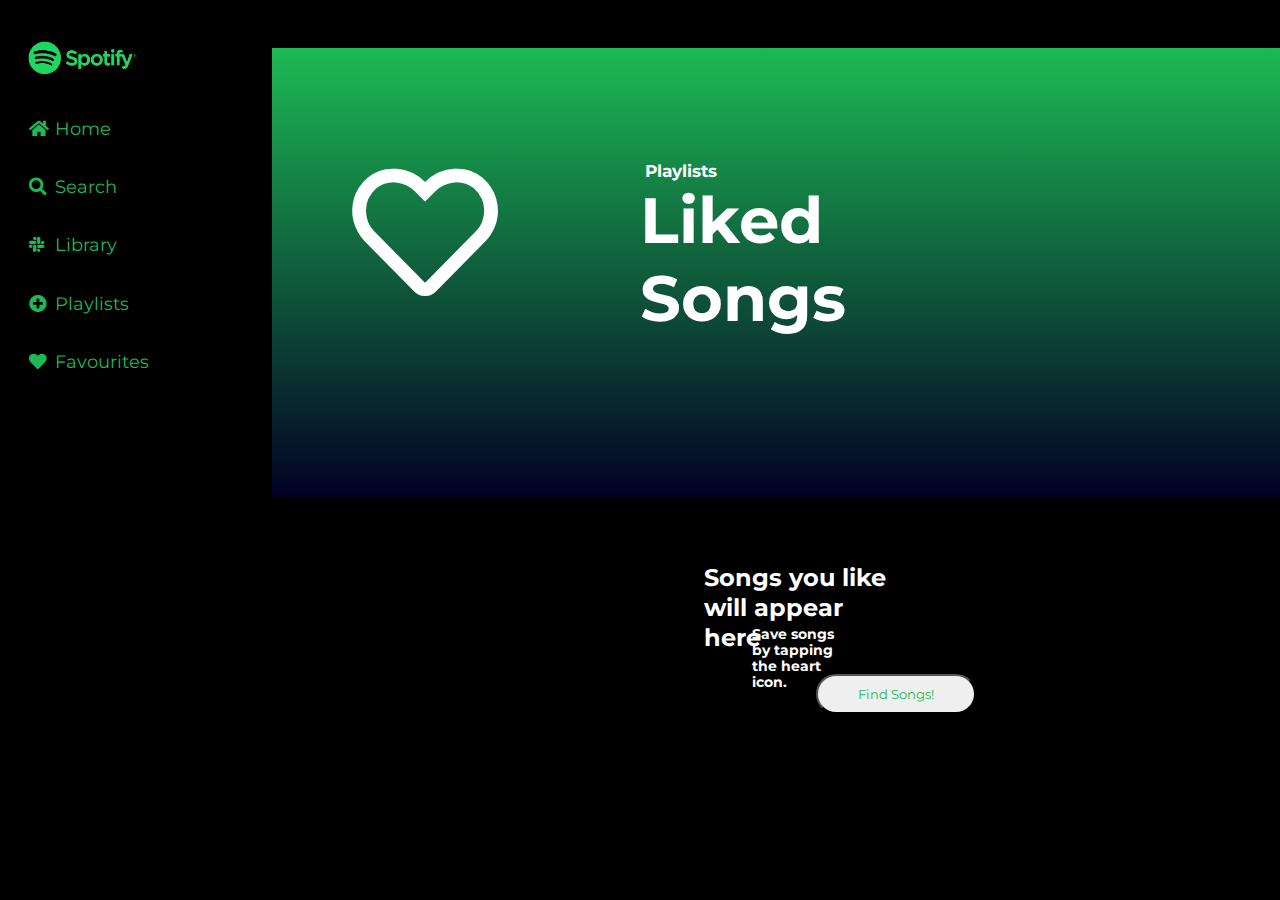
<file: fav.html>
<!DOCTYPE html>
<html>
<head>
	<title>Songs u Have Liked</title>

	<meta name="viewport" content="width=device-width, initial-scale=1.0">

	<link rel="stylesheet" type="text/css" href="main.css">
	<link rel="stylesheet" type="text/css" href="fav.css">
	
	<link rel="stylesheet" href="https://use.fontawesome.com/releases/v5.0.7/css/all.css">
</head>
<body>
<section>
	<div class="grad">
		<i class="far fa-heart fa-7x" id="lik"></i>
		<div class="cont">
			<h5>Playlists</h5>
			<h1>Liked Songs</h1>
		</div>
	</div>
	<h3>Songs you like will appear here</h3>
	<h6>Save songs by tapping the heart icon.</h6>
	<button type="button">Find Songs!</button>
</section>

<nav>
	<img src="pic/spot.png" alt="Spotify_Logo" id="spot"></img>
	<ul id="top">
		<li><a href="index.html"><i class="fas fa-home"></i><span>Home</span></a></li>
		<li><a href="search.html"><i class="fas fa-search"></i><span>Search</span></a></li>		
		<li><a href="lib.html"><i class="fab fa-slack"></i><span>Library</span></a></li>				
		<li><a href="list.html"><i class="fas fa-plus-circle"></i><span>Playlists</span></a></li>		
		<li><a href="fav.html"><i class="fas fa-heart"></i><span>Favourites</span></a></li>		
	</ul>
</nav>

</body>
</html>
</file>
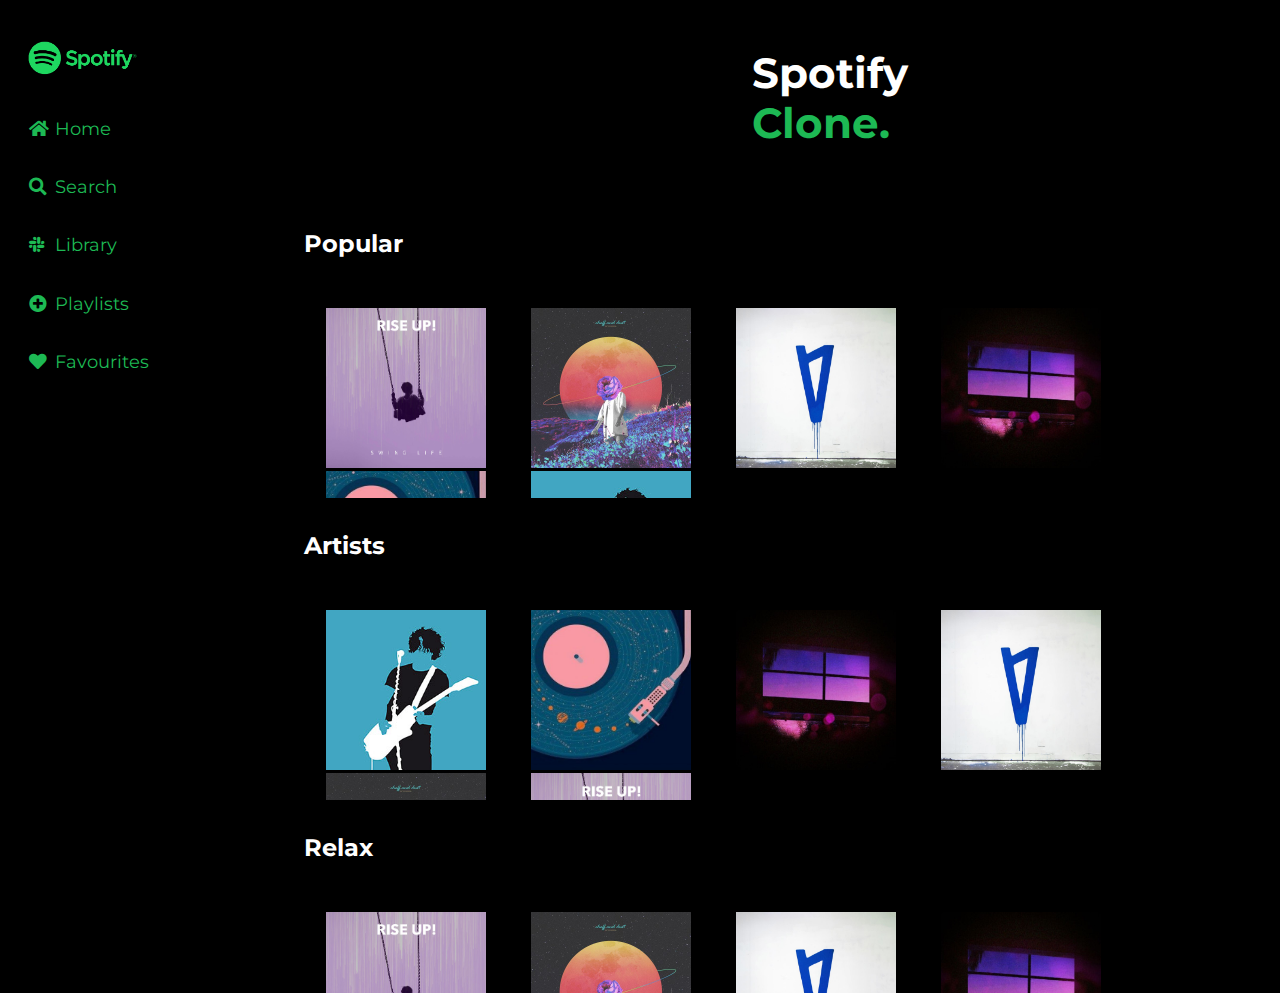
<file: home.html>
<!DOCTYPE html>
<html>
<head>
	<title>Spotify Clone</title>
	<meta name="viewport" content="width=device-width, initial-scale=1.0">

	<link rel="stylesheet" type="text/css" href="main.css">
	
	<link rel="stylesheet" href="https://use.fontawesome.com/releases/v5.0.7/css/all.css">
</head>
<body>
<section>
	<h1>Spotify <span class="clr">Clone.</span></h1>
	<div class="scrl">
		<h3>Popular</h3>
			<div class="box1">
				<div class="pic">
					<img src="pic/1.jpg">
				</div>
				<div class="pic">
					<img src="pic/2.jpg">
				</div>
				<div class="pic">
					<img src="pic/3.jpg">
				</div>
				<div class="pic">
					<img src="pic/4.jpg">
				</div>
				<div class="pic">
					<img src="pic/5.jpg">
				</div>
				<div class="pic">
					<img src="pic/6.jpg">
				</div>
			</div>
		<h3>Artists</h3>
			<div class="box1">
				<div class="pic">
					<img src="pic/6.jpg">
				</div>
				<div class="pic">
					<img src="pic/5.jpg">
				</div>
				<div class="pic">
					<img src="pic/4.jpg">
				</div>
				<div class="pic">
					<img src="pic/3.jpg">
				</div>
				<div class="pic">
					<img src="pic/2.jpg">
				</div>
				<div class="pic">
					<img src="pic/1.jpg">
				</div>
			</div>	
		<h3>Relax</h3>	
			<div class="box1">
				<div class="pic">
					<img src="pic/1.jpg">
				</div>
				<div class="pic">
					<img src="pic/2.jpg">
				</div>
				<div class="pic">
					<img src="pic/3.jpg">
				</div>
				<div class="pic">
					<img src="pic/4.jpg">
				</div>
				<div class="pic">
					<img src="pic/5.jpg">
				</div>
				<div class="pic">
					<img src="pic/6.jpg">
				</div>
			</div>	
		<h3>Editor's Choice</h3>	
			<div class="box1">
				<div class="pic">
					<img src="pic/6.jpg">
				</div>
				<div class="pic">
					<img src="pic/2.jpg">
				</div>
				<div class="pic">
					<img src="pic/4.jpg">
				</div>
				<div class="pic">
					<img src="pic/3.jpg">
				</div>
				<div class="pic">
					<img src="pic/5.jpg">
				</div>
				<div class="pic">
					<img src="pic/1.jpg">
				</div>
			</div>
	</div>
</section>

<nav>
	<img src="pic/spot.png" alt="Spotify_Logo" id="spot"></img>
	<ul id="top">
		<li><a href="index.html"><i class="fas fa-home"></i><span>Home</span></a></li>
		<li><a href="search.html"><i class="fas fa-search"></i><span>Search</span></a></li>		
		<li><a href="lib.html"><i class="fab fa-slack"></i><span>Library</span></a></li>				
		<li><a href="list.html"><i class="fas fa-plus-circle"></i><span>Playlists</span></a></li>		
		<li><a href="fav.html"><i class="fas fa-heart"></i><span>Favourites</span></a></li>		
	</ul>
</nav>

</body>
</html>
</file>
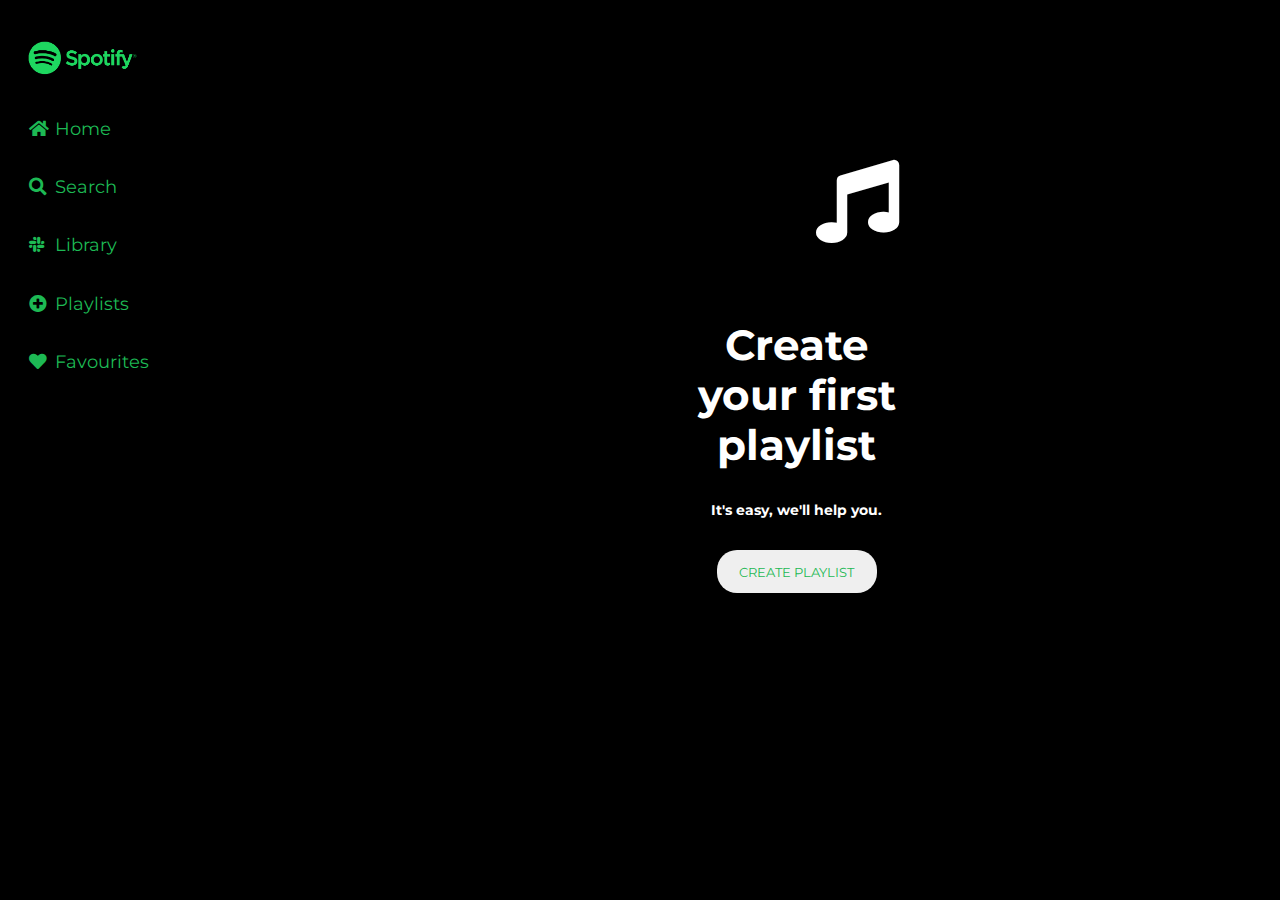
<file: lib.html>
<!DOCTYPE html>
<html>
<head>
	<title>Your Library</title>
	<meta name="viewport" content="width=device-width, initial-scale=1.0">

	<link rel="stylesheet" type="text/css" href="main.css">
	<link rel="stylesheet" type="text/css" href="lib.css">
	
	<link rel="stylesheet" href="https://use.fontawesome.com/releases/v5.0.7/css/all.css">
</head>
<body>
<section>
	<i class="fas fa-music fa-4x" id="not"></i>
	<div class="bar">
		<h1>Create your first playlist</h3>
		<h6>It's easy, we'll help you.</h6>
		<button type="button">create playlist</button>
	</div>
</section>

<nav>
	<img src="pic/spot.png" alt="Spotify_Logo" id="spot"></img>
	<ul id="top">
		<li><a href="index.html"><i class="fas fa-home"></i><span>Home</span></a></li>
		<li><a href="search.html"><i class="fas fa-search"></i><span>Search</span></a></li>		
		<li><a href="lib.html"><i class="fab fa-slack"></i><span>Library</span></a></li>				
		<li><a href="list.html"><i class="fas fa-plus-circle"></i><span>Playlists</span></a></li>		
		<li><a href="fav.html"><i class="fas fa-heart"></i><span>Favourites</span></a></li>		
	</ul>
</nav>

</body>
</html>
</file>
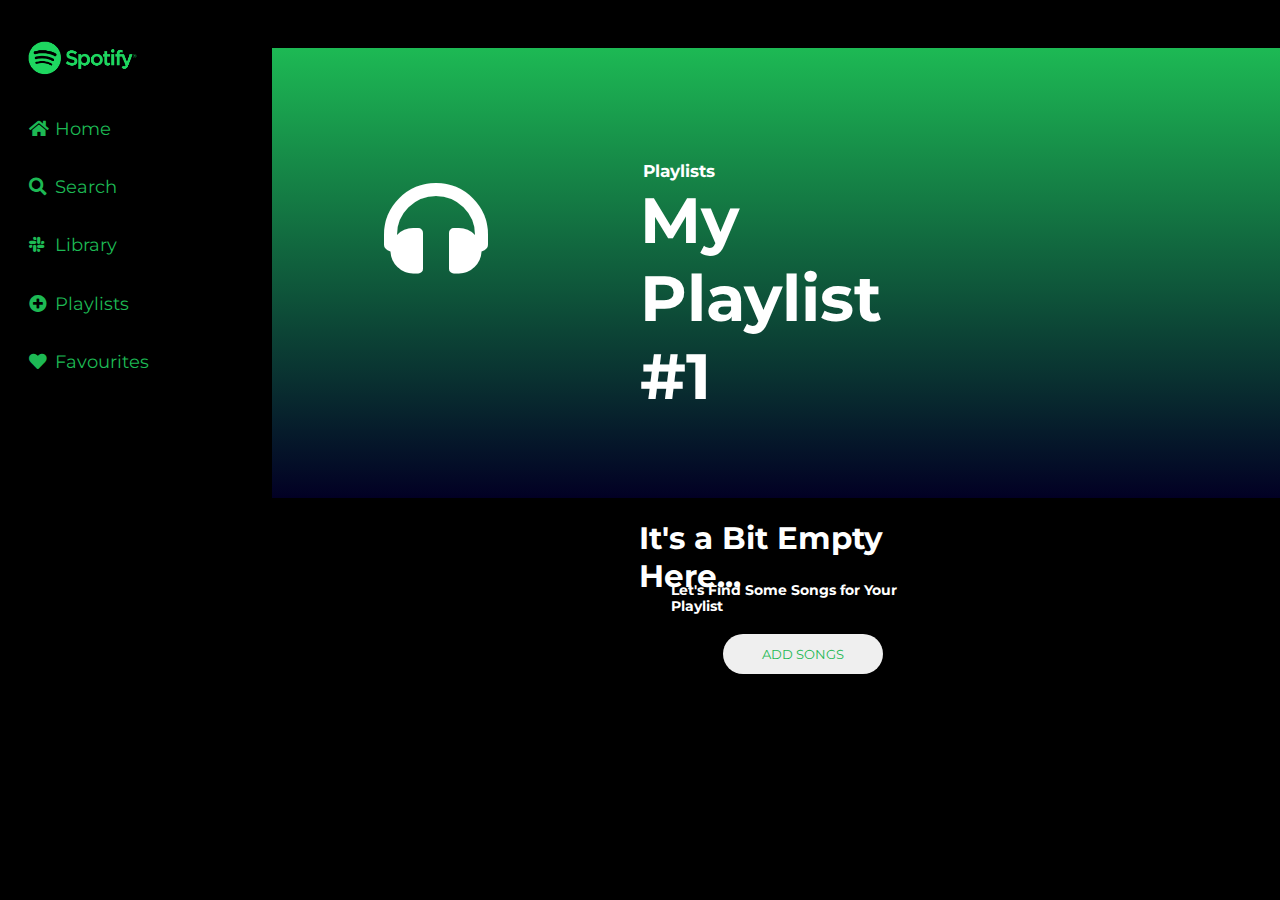
<file: list.html>
<!DOCTYPE html>
<html>
<head>
	<title>Your Playlist</title>
	<meta name="viewport" content="width=device-width, initial-scale=1.0">

	<link rel="stylesheet" type="text/css" href="main.css">
	<link rel="stylesheet" type="text/css" href="list.css">
	
	<link rel="stylesheet" href="https://use.fontawesome.com/releases/v5.0.7/css/all.css">
</head>
<body>
<section>
	<div class="gra">
		<i class="fas fa-headphones fa-5x" id="hp"></i>
		<div class="cont">
			<h5>Playlists</h5>
			<h1>My Playlist #1</h1>
		</div>
	</div>
	<h2>It's a Bit Empty Here...</h2>
	<h6>Let's Find Some Songs for Your Playlist</h6>
	<button type="button">Add Songs</button>
</section>

<nav>
	<img src="pic/spot.png" alt="Spotify_Logo" id="spot"></img>
	<ul id="top">
		<li><a href="index.html"><i class="fas fa-home"></i><span>Home</span></a></li>
		<li><a href="search.html"><i class="fas fa-search"></i><span>Search</span></a></li>		
		<li><a href="lib.html"><i class="fab fa-slack"></i><span>Library</span></a></li>				
		<li><a href="list.html"><i class="fas fa-plus-circle"></i><span>Playlists</span></a></li>		
		<li><a href="fav.html"><i class="fas fa-heart"></i><span>Favourites</span></a></li>		
	</ul>
</nav>

</body>
</html>
</file>
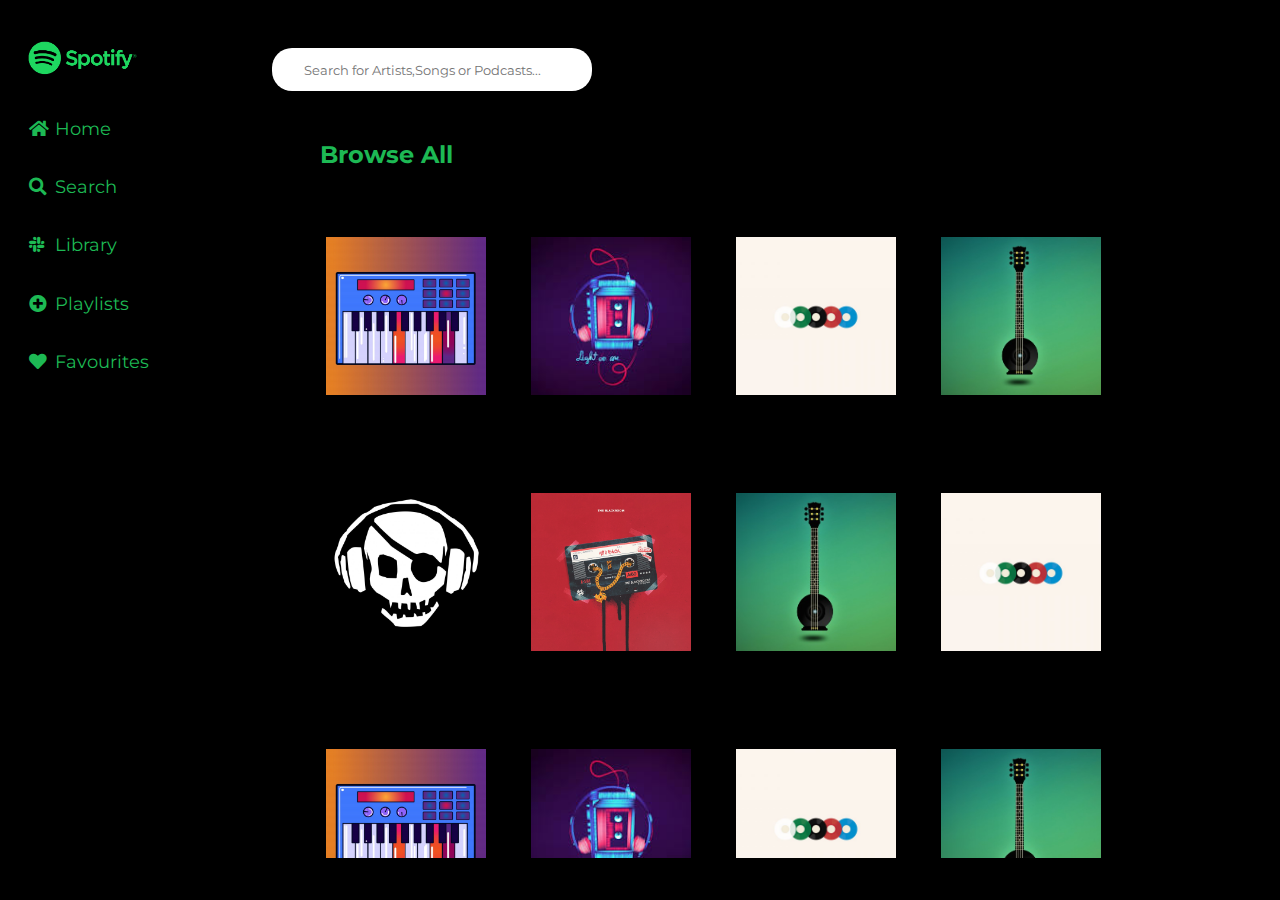
<file: search.html>
<!DOCTYPE html>
<html>
<head>
	<title>Music Of Your Choices</title>

	<meta name="viewport" content="width=device-width, initial-scale=1.0">

	<link rel="stylesheet" type="text/css" href="main.css">
	<link rel="stylesheet" type="text/css" href="search.css">
	
	<link rel="stylesheet" href="https://use.fontawesome.com/releases/v5.0.7/css/all.css">
</head>
<body>
<section>
	<div class="box">
		
		<input type="search" placeholder="       Search for Artists,Songs or Podcasts...">
	</div>
	<div class="scrl">
		<h3>Browse All</h3>	
		<div class="box1">
			<div class="pic">
				<img src="pic/a.jpg">
			</div>
			<div class="pic">
				<img src="pic/b.jpg">
			</div>
			<div class="pic">
				<img src="pic/c.jpg">
			</div>
			<div class="pic">
				<img src="pic/d.jpg">
			</div>
			<div class="pic">
				<img src="pic/e.jpg">
			</div>
			<div class="pic">
				<img src="pic/f.jpg">
			</div>
		</div>
		<div class="box1">
			<div class="pic">
				<img src="pic/f.jpg">
			</div>
			<div class="pic">
				<img src="pic/e.jpg">
			</div>
			<div class="pic">
				<img src="pic/d.jpg">
			</div>
			<div class="pic">
				<img src="pic/c.jpg">
			</div>
			<div class="pic">
				<img src="pic/b.jpg">
			</div>
			<div class="pic">
				<img src="pic/a.jpg">
			</div>
		</div>
		<div class="box1">
			<div class="pic">
				<img src="pic/a.jpg">
			</div>
			<div class="pic">
				<img src="pic/b.jpg">
			</div>
			<div class="pic">
				<img src="pic/c.jpg">
			</div>
			<div class="pic">
				<img src="pic/d.jpg">
			</div>
			<div class="pic">
				<img src="pic/e.jpg">
			</div>
			<div class="pic">
				<img src="pic/f.jpg">
			</div>
		</div>
		<div class="box1">
			<div class="pic">
				<img src="pic/f.jpg">
			</div>
			<div class="pic">
				<img src="pic/e.jpg">
			</div>
			<div class="pic">
				<img src="pic/d.jpg">
			</div>
			<div class="pic">
				<img src="pic/c.jpg">
			</div>
			<div class="pic">
				<img src="pic/b.jpg">
			</div>
			<div class="pic">
				<img src="pic/a.jpg">
			</div>
		</div>
	</div>
</section>

<nav>
	<img src="pic/spot.png" alt="Spotify_Logo" id="spot"></img>
	<ul id="top">
		<li><a href="index.html"><i class="fas fa-home"></i><span>Home</span></a></li>
		<li><a href="search.html"><i class="fas fa-search"></i><span>Search</span></a></li>		
		<li><a href="lib.html"><i class="fab fa-slack"></i><span>Library</span></a></li>				
		<li><a href="list.html"><i class="fas fa-plus-circle"></i><span>Playlists</span></a></li>		
		<li><a href="fav.html"><i class="fas fa-heart"></i><span>Favourites</span></a></li>		
	</ul>
</nav>

</body>
</html>
</file>
<file: main.css>
@import url('https://fonts.googleapis.com/css2?family=Montserrat:wght@600;700&display=swap');

body {
	margin: 0;
	padding: 0;
	color: #FFF;
	background: #000;
	max-width: 100vh;
	max-height: 100vh;
	font-size: 1.1rem;
	overflow: hidden;
	box-sizing: border-box;
	font-family: 'Montserrat', sans-serif;
}

nav {
	position: absolute;
	margin: 0;
	padding: 0;
	width: 15rem;
	height: 45rem;
	float: left;
}
#spot {
	position: absolute;
	margin: .1rem .5rem;
	padding: 0;
	width: auto;
	height: 7rem;
}
#top {
	margin: 0;
	padding: 6rem 0 0 .8rem;
	line-height: 2em;
	flex-direction: column;
}
a ,li {
	color: #1DB954;
	padding: .5rem 0;
	list-style: none;
	text-decoration: none;
}
a:hover {
	color: #FFF;
	transition: .5s ease-in-out;
}
i {
	position: relative;
	margin: 0;
	padding: 1rem;
	color: #1DB954;
	width: 10px;
	height: 10px;
}

section	{
	position: absolute;
	margin: 3rem 17rem;
	padding: 0;
	width: 82vw;
	height: 90vh;
	font-size: 1.3rem;

/* 	border: 2px solid blue;  */
}
h1 {
	position: relative;
	margin: 0 30rem;
	padding: 0 0 3rem;
}
.clr {
	color: #1DB954;
}
h3 {
	margin: 0;
	padding: 1rem 0;
}
.scrl {
	position: absolute;
	margin: 0;
	padding: 1rem 2rem;
	width: 78vw;
	height: 85vh;
	overflow: hidden;
	overflow-y: scroll;

/*    border: 2px solid white;  */
}
::-webkit-scrollbar {
	display: none;
}
.box1 {
	position: relative;
	margin: 0 0 2rem;
	padding: 2rem 0;
	width: 100%;
	height: 10rem;
	float: left;
	overflow: hidden;
	white-space: nowrap;

/*	overflow-y: scroll;
	border: 2px solid green;  */
}
.pic {
	position: inherit;
	margin: 0 1.3rem;
	padding: .1rem;
	height: 10rem;
	width: 10rem;
	background: black;
	float: left;

}
.pic img {
	height: 100%;
	width: 100%;
	object-fit: cover;
}

@media screen and (max-width: 425px) {
	body {
		overflow: hidden;
	}
	nav ul li span, h5 ,#spot {
		display: none;
	}
	section {
		margin: 0 5rem;
		padding: 0;
		overflow-y: scroll;
	}
	section h1 {
		margin: 1rem 2rem;
		padding: 0;
	}
	nav ul li {
		margin: 0 -1rem;
		padding: 0;
		line-height: 4rem;
		display: flex;
		flex-direction: row;
	}
}
</file>
<file: fav.css>
section	{
	position: absolute;
	margin: 3rem 17rem;
	padding: 0;
	width: 82vw;
	height: 90vh;
	font-size: 1.3rem;
/* 	border: 2px solid blue;  */
}

.grad {
	margin: 0;
	padding: 0;
	width: auto;
	height: 50vh;
	background: linear-gradient(0deg,rgba(2,0,36,1)0% , rgba(29,185,84,1)100%);
}
#lik {
	position: absolute;
	margin: 7rem 5rem;
	padding: 0;
	width: 5rem;
	height: 5rem;
	color: #FFF;
}
.grad .cont {
	position: absolute;
	margin: 7rem 20rem;
	padding: 0;
}
.grad .cont h1 {
	margin: 0 3rem;
	font-size: 4rem;
}
.grad .cont h5 {
	margin: 0 3.3rem;

}
h3 {
	position: absolute;
	margin: 4rem 27rem;
	padding: 0;
}
h6 {
	position: inherit;
	margin: 8rem 30rem;
	padding: 0;
}
button {
	position: absolute;
	margin: 11rem 34rem;
	height: 2.5rem;
	width: 10rem;
	color: #1DB954;
	cursor: pointer;
	border-radius: 20px;
	font-family: 'Montserrat', sans-serif;
}
button:hover{
	color: #FFF;
	background: #1DB954;
	transition: .5s ease;
}
@media screen and (max-width: 425px) {
	section {
		margin: 0 5rem;
	}
	.grad .cont h5 ,h6{
		display: none;
	}
	.grad #lik {
		margin: 4rem 6rem;
	}
	.grad .cont h1 {
		margin: 8rem -14rem;
		font-size: 2rem;
	}
	h3 {
		margin: 4rem;
		font-size: 1rem;
	}
	button {
		margin: 8rem 6rem;
	}
}
</file>
<file: lib.css>
#not {
	position: absolute;
	margin: 7rem 34rem;
	padding: 0;
	color: #FFF;
}
.bar {
	position: absolute;
	margin: 17rem 25rem;
	padding: 0;
	text-align: center;
}
.bar h1 {
	position: relative;
	margin: 0;
}
.bar h6 {
	position: relative;
	margin: -1rem 0;
}
.bar button {
	position: absolute;
	margin: 3rem -5rem;
	padding: 0;
	width: 10rem;
	height: 2.7rem;
	color: #1DB954;
	cursor: pointer;
	border: none;
	border-radius: 20px;
	text-transform: uppercase;
	font-family: 'Montserrat', sans-serif;
}
.bar button:hover {
	color: #FFF;
	background: #1DB954;
	transition: .5s ease;
}
@media screen and (max-width: 425px) {
	section #not {
		margin: 3rem 8rem;
	}
	.bar h6 {
		display: none;
	}
	.bar {
		margin: 10rem 5rem;
		font-size: 2rem;
	}
}
</file>
<file: list.css>
.gra {
	margin: 0;
	padding: 0;
	width: 85vw;
	height: 50vh;
	background: linear-gradient(0deg,rgba(2,0,36,1)0% , rgba(29,185,84,1)100%);
}
#hp {
	position: absolute;
	margin: 8rem 7rem;
	padding: 0;
	width: 5rem;
	height: 5rem;
	color: #FFF;
}
.gra .cont {
	position: absolute;
	margin: 7rem 20rem;
	padding: 0;
}
.gra .cont h1 {
	margin: 0 3rem;
	font-size: 4rem;
}
.gra .cont h5 {
	margin: 0 3.2rem;

}
h2 {
	position: absolute;
	margin: 2% 35%;
	padding: 0;
}
h6 {
	position: absolute;
	margin: 8% 38%;
	padding: 0;
}
button {
	position: absolute;
	margin: 13% 43%;
	height: 2.5rem;
	width: 10rem;
	color: #1DB954;
	cursor: pointer;
	border: none;
	border-radius: 20px;
	text-transform: uppercase;
	font-family: 'Montserrat', sans-serif;
}
button:hover{
	color: #FFF;
	background: #1DB954;
	transition: .5s ease;
}
@media screen and (max-width: 425px) {
	.gra #hp {
		margin: 5rem 8rem;
	}
	.gra .cont h5 ,h2{
		display: none;
	}
	.gra .cont h1 {
		margin: 7rem -12rem;
		font-size: 1rem;
	}
	h6 {
		margin: 2rem;
	}
	button {
		margin: 5rem 6rem;
	}
}
</file>
<file: search.css>
section {
	overflow: hidden;
}
.box input[type=search] {
	margin: 0 0 3rem;
	padding: 0;
	width: 20rem;
	height: 2.7rem;
	text-align: center;
	border: none;
	border-radius: 20px;
	font-family: 'Montserrat', sans-serif;
}
.box input[type=search]::-webkit-search-cancel-button {
	margin: 0 1rem;
}
.box input[type=search]:focus {
	border: 5px solid #1DB954;
}
.scrl {
	position: absolute;
	margin: 0;
	padding: 0 2rem;
	width: 78vw;
	height: 85vh;
	overflow: hidden;
	overflow-y: scroll;

/*    border: 2px solid white;  */
}
::-webkit-scrollbar {
	display: none;
}

h3 {
	position: absolute;
	margin: 0 1rem;
	padding: 0;
	color: #1DB954;
}
.box1 {
	position: relative;
	margin: 2rem 0 0;
	padding: 4rem 0 0;
	width: 100%;
	height: 10rem;
	float: left;
	overflow: hidden;
	white-space: nowrap;

/*	overflow-y: scroll;
	border: 2px solid green;  */
}
.pic {
	position: inherit;
	margin: 0 1.3rem;
	padding: .1rem;
	height: 10rem;
	width: 10rem;
	background: black;
	float: left;

}
.pic img {
	height: 100%;
	width: 100%;
	object-fit: cover;
}
@media screen and (max-width: 425px) {
	.box input[type=search] {
		margin: 0 2rem 3rem;
		width: 16rem;
		height: 2rem;
	}
}
</file>
